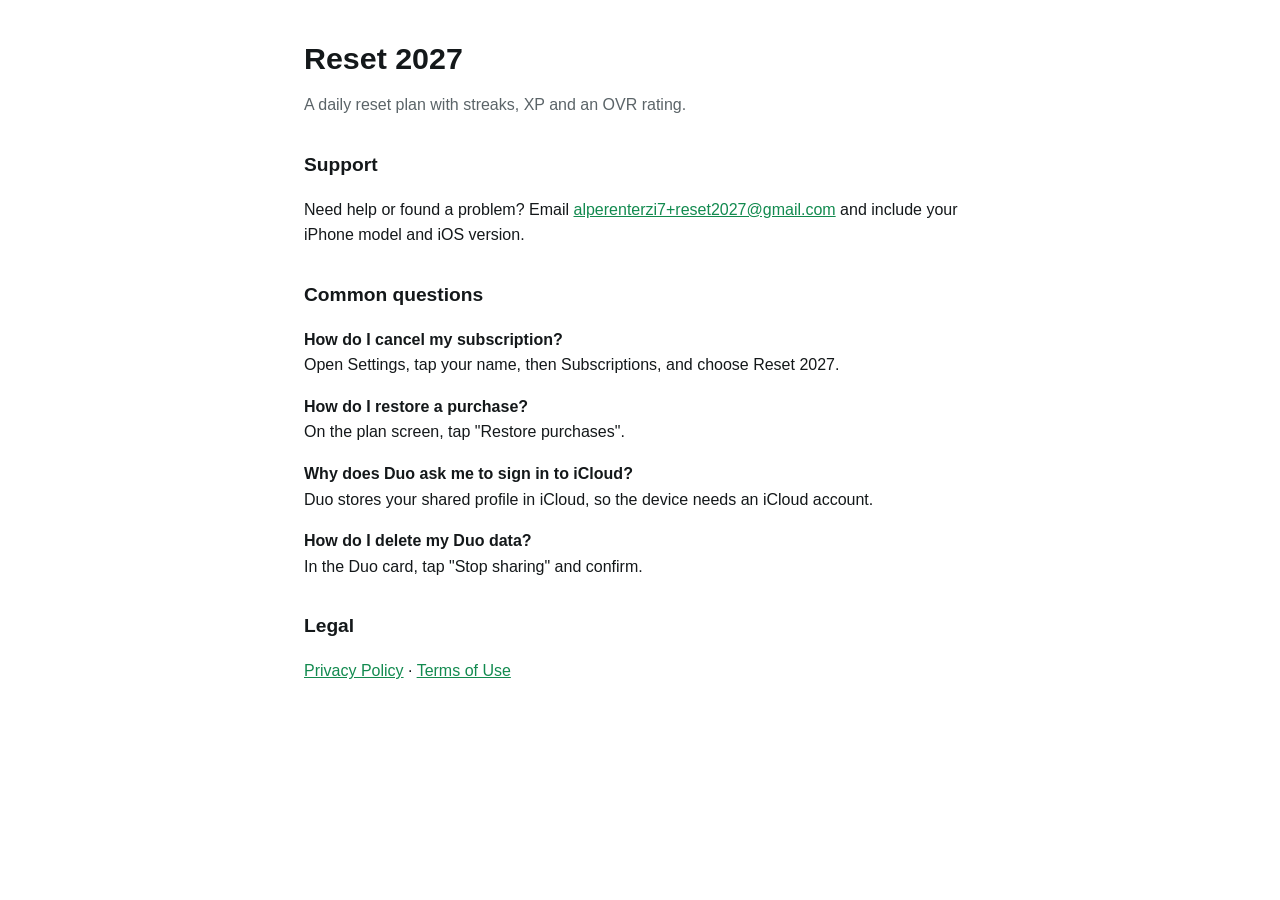
<file: index.html>
<!doctype html>
<html lang="en">
<head>
  <meta charset="utf-8">
  <meta name="viewport" content="width=device-width, initial-scale=1">
  <title>Reset 2027 Support</title>
  <link rel="stylesheet" href="style.css">
</head>
<body>
  <main>
    <h1>Reset 2027</h1>
    <p class="muted">A daily reset plan with streaks, XP and an OVR rating.</p>

    <h2>Support</h2>
    <p>Need help or found a problem? Email <a href="mailto:alperenterzi7+reset2027@gmail.com">alperenterzi7+reset2027@gmail.com</a> and include your iPhone model and iOS version.</p>

    <h2>Common questions</h2>
    <p><strong>How do I cancel my subscription?</strong><br>
    Open Settings, tap your name, then Subscriptions, and choose Reset 2027.</p>
    <p><strong>How do I restore a purchase?</strong><br>
    On the plan screen, tap "Restore purchases".</p>
    <p><strong>Why does Duo ask me to sign in to iCloud?</strong><br>
    Duo stores your shared profile in iCloud, so the device needs an iCloud account.</p>
    <p><strong>How do I delete my Duo data?</strong><br>
    In the Duo card, tap "Stop sharing" and confirm.</p>

    <h2>Legal</h2>
    <p><a href="privacy.html">Privacy Policy</a> ·
    <a href="https://www.apple.com/legal/internet-services/itunes/dev/stdeula/">Terms of Use</a></p>
  </main>
</body>
</html>
</file>
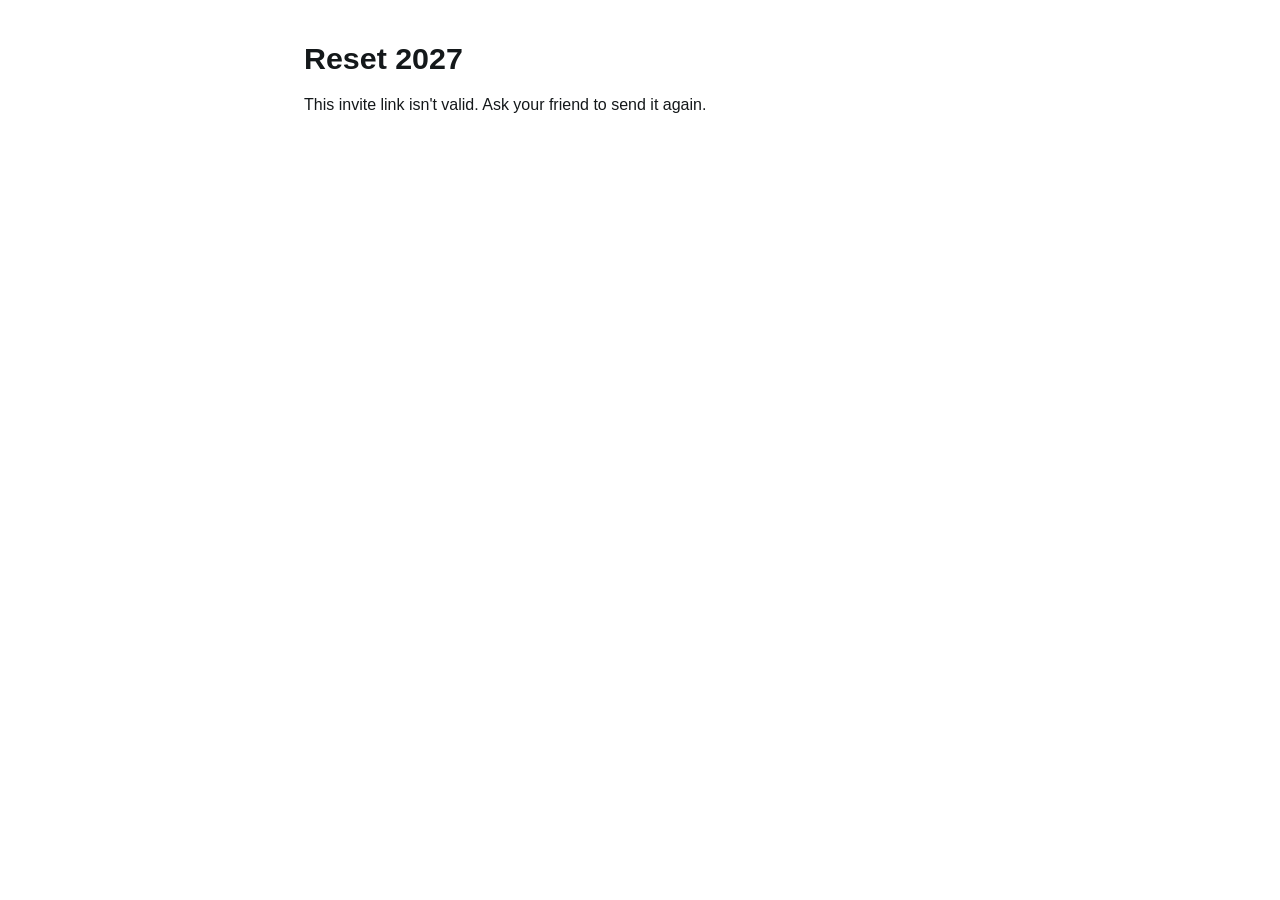
<file: duo.html>
<!doctype html>
<html lang="en">
<head>
  <meta charset="utf-8">
  <meta name="viewport" content="width=device-width, initial-scale=1">
  <meta name="robots" content="noindex">
  <title>Join my Duo on Reset 2027</title>
  <link rel="stylesheet" href="style.css">
</head>
<body>
  <main>
    <h1>Reset 2027</h1>
    <div id="invite" hidden>
      <p>You're invited to a Duo. Your code:</p>
      <h2 id="code"></h2>
      <p><a id="open">Open in Reset 2027</a></p>
      <p class="muted">Don't have the app yet? <a href="https://apps.apple.com/app/id6837451396">Get it on the App Store</a>,
      then tap this link again or type the code in the Duo tab.</p>
    </div>
    <p id="invalid">This invite link isn't valid. Ask your friend to send it again.</p>
  </main>
  <script>
    // Same alphabet as DuoCode in the app. The value comes from the URL, so it is checked before use.
    const code = (new URLSearchParams(location.search).get('c') || '').toUpperCase();
    if (/^[A-HJKMNP-Z2-9]{6}$/.test(code)) {
      document.getElementById('code').textContent = code;
      document.getElementById('open').href = 'reset2027://duo/' + code;
      document.getElementById('invite').hidden = false;
      document.getElementById('invalid').hidden = true;
    }
  </script>
</body>
</html>
</file>
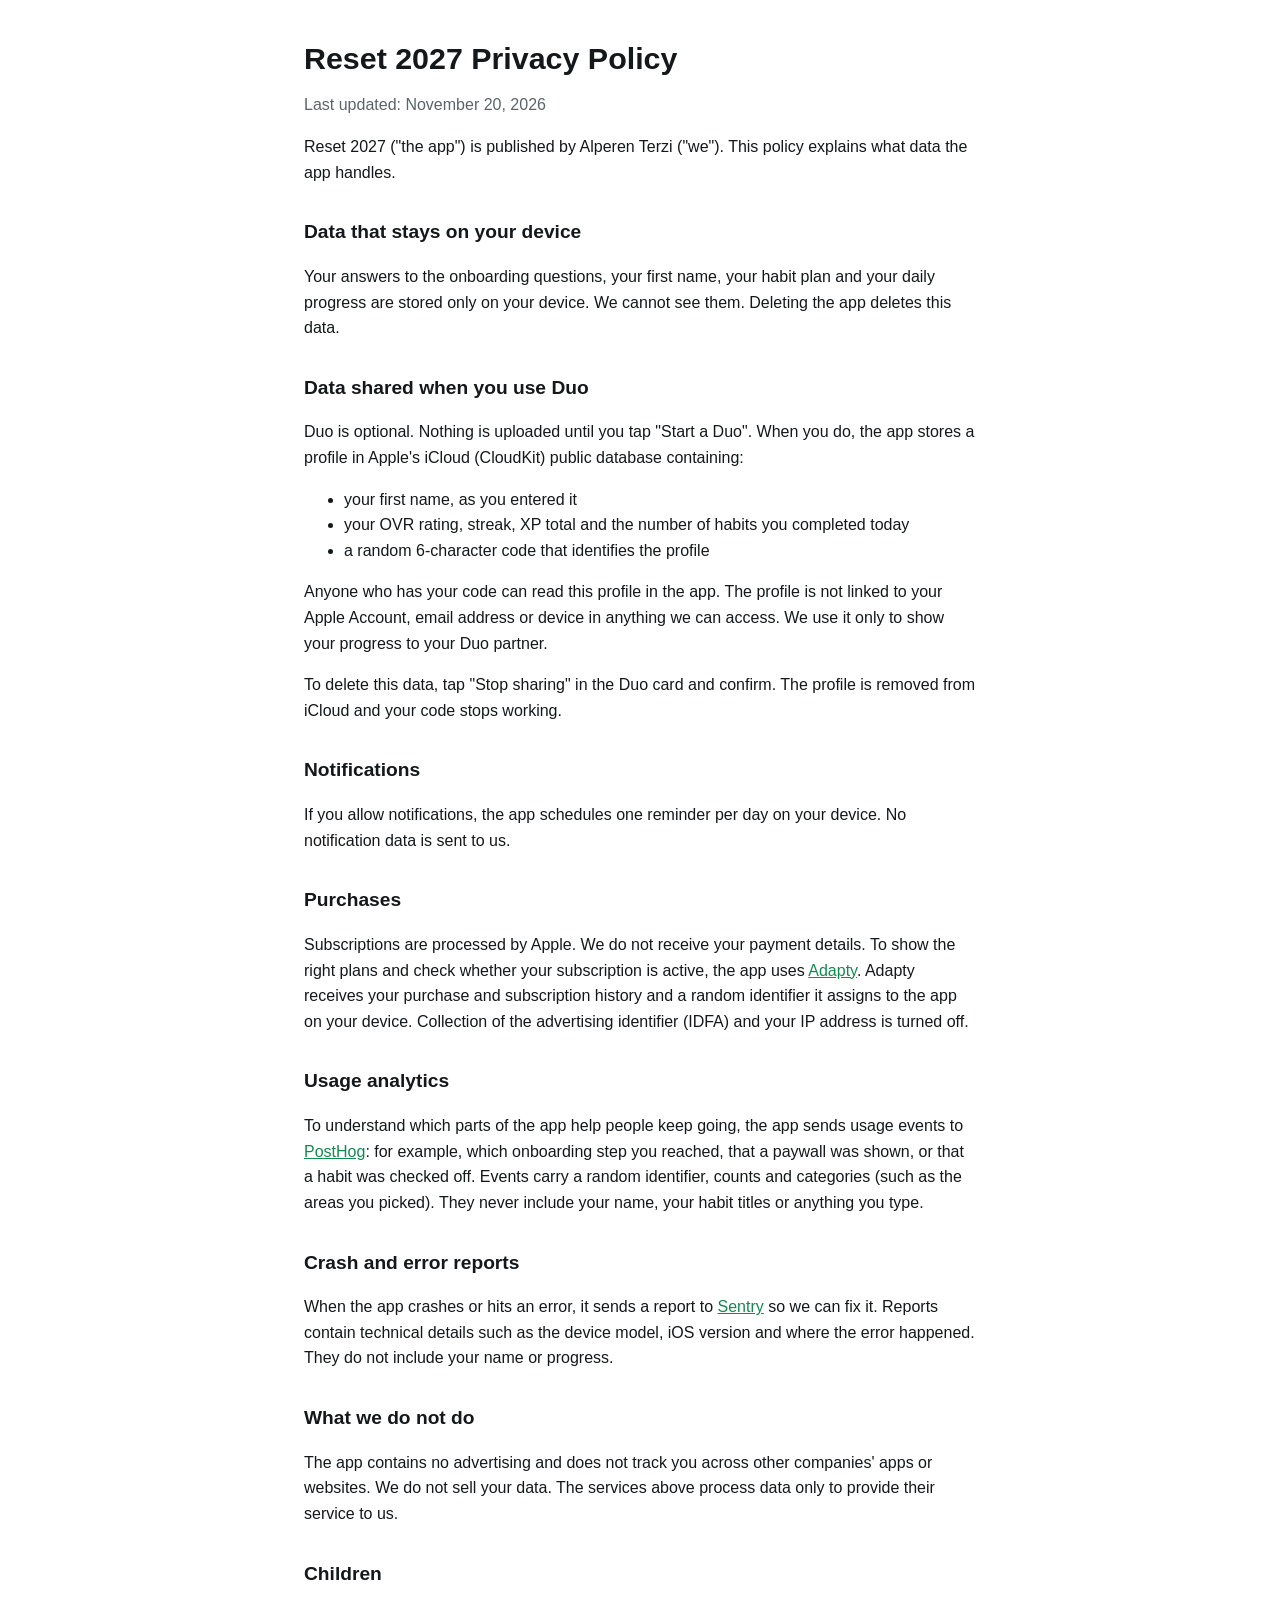
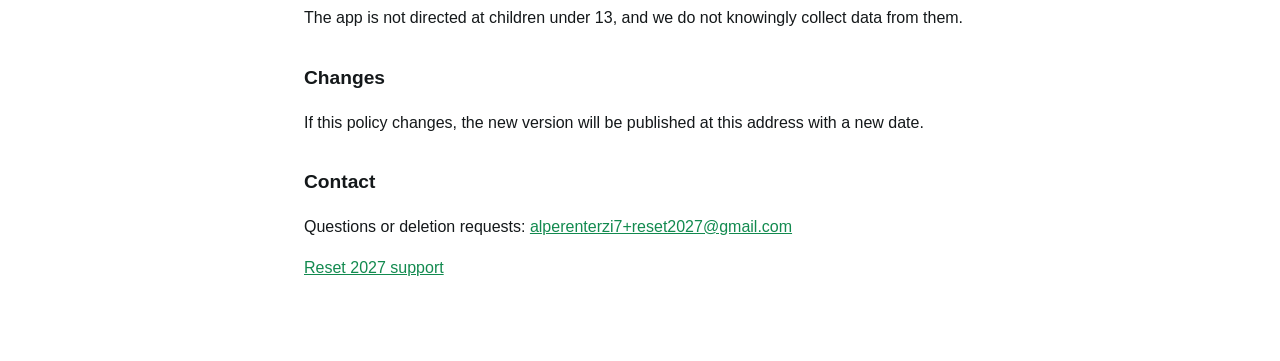
<file: privacy.html>
<!doctype html>
<html lang="en">
<head>
  <meta charset="utf-8">
  <meta name="viewport" content="width=device-width, initial-scale=1">
  <title>Reset 2027 Privacy Policy</title>
  <link rel="stylesheet" href="style.css">
</head>
<body>
  <main>
    <h1>Reset 2027 Privacy Policy</h1>
    <p class="muted">Last updated: November 20, 2026</p>

    <p>Reset 2027 ("the app") is published by Alperen Terzi ("we"). This policy explains what data the app handles.</p>

    <h2>Data that stays on your device</h2>
    <p>Your answers to the onboarding questions, your first name, your habit plan and your daily progress are stored only on your device. We cannot see them. Deleting the app deletes this data.</p>

    <h2>Data shared when you use Duo</h2>
    <p>Duo is optional. Nothing is uploaded until you tap "Start a Duo". When you do, the app stores a profile in Apple's iCloud (CloudKit) public database containing:</p>
    <ul>
      <li>your first name, as you entered it</li>
      <li>your OVR rating, streak, XP total and the number of habits you completed today</li>
      <li>a random 6-character code that identifies the profile</li>
    </ul>
    <p>Anyone who has your code can read this profile in the app. The profile is not linked to your Apple Account, email address or device in anything we can access. We use it only to show your progress to your Duo partner.</p>
    <p>To delete this data, tap "Stop sharing" in the Duo card and confirm. The profile is removed from iCloud and your code stops working.</p>

    <h2>Notifications</h2>
    <p>If you allow notifications, the app schedules one reminder per day on your device. No notification data is sent to us.</p>

    <h2>Purchases</h2>
    <p>Subscriptions are processed by Apple. We do not receive your payment details. To show the right plans and check whether your subscription is active, the app uses <a href="https://adapty.io/privacy">Adapty</a>. Adapty receives your purchase and subscription history and a random identifier it assigns to the app on your device. Collection of the advertising identifier (IDFA) and your IP address is turned off.</p>

    <h2>Usage analytics</h2>
    <p>To understand which parts of the app help people keep going, the app sends usage events to <a href="https://posthog.com/privacy">PostHog</a>: for example, which onboarding step you reached, that a paywall was shown, or that a habit was checked off. Events carry a random identifier, counts and categories (such as the areas you picked). They never include your name, your habit titles or anything you type.</p>

    <h2>Crash and error reports</h2>
    <p>When the app crashes or hits an error, it sends a report to <a href="https://sentry.io/privacy/">Sentry</a> so we can fix it. Reports contain technical details such as the device model, iOS version and where the error happened. They do not include your name or progress.</p>

    <h2>What we do not do</h2>
    <p>The app contains no advertising and does not track you across other companies' apps or websites. We do not sell your data. The services above process data only to provide their service to us.</p>

    <h2>Children</h2>
    <p>The app is not directed at children under 13, and we do not knowingly collect data from them.</p>

    <h2>Changes</h2>
    <p>If this policy changes, the new version will be published at this address with a new date.</p>

    <h2>Contact</h2>
    <p>Questions or deletion requests: <a href="mailto:alperenterzi7+reset2027@gmail.com">alperenterzi7+reset2027@gmail.com</a></p>

    <p><a href="./">Reset 2027 support</a></p>
  </main>
</body>
</html>
</file>
<file: style.css>
:root {
  color-scheme: light dark;
  --text: #14181a;
  --muted: #5b6468;
  --bg: #ffffff;
  --accent: #128a4f;
}

@media (prefers-color-scheme: dark) {
  :root {
    --text: #f1f4f2;
    --muted: #9aa4a0;
    --bg: #080d0a;
    --accent: #5cf29e;
  }
}

body {
  margin: 0 auto;
  max-width: 42rem;
  padding: 2.5rem 1rem 4rem;
  background: var(--bg);
  color: var(--text);
  font: 1rem/1.6 -apple-system, BlinkMacSystemFont, "Segoe UI", Roboto, sans-serif;
}

h1 { font-size: 1.9rem; line-height: 1.2; margin: 0 0 0.25rem; }
h2 { font-size: 1.2rem; margin: 2rem 0 0.5rem; }
a { color: var(--accent); }
.muted { color: var(--muted); }
</file>
